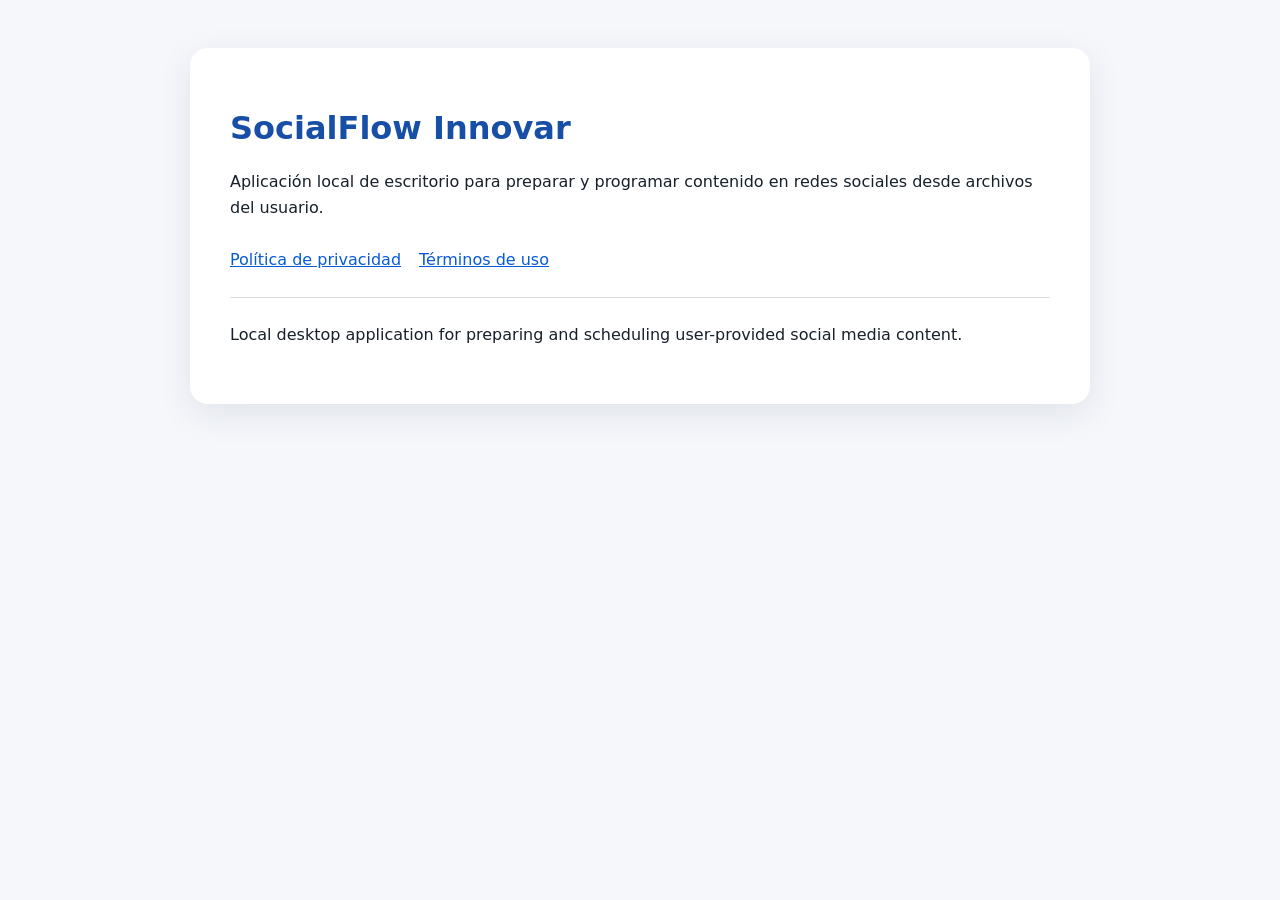
<file: index.html>
<!doctype html><html lang="es"><head><meta charset="utf-8"><meta name="viewport" content="width=device-width,initial-scale=1"><title>SocialFlow Innovar</title><link rel="stylesheet" href="style.css"></head><body><main><h1>SocialFlow Innovar</h1><p>Aplicación local de escritorio para preparar y programar contenido en redes sociales desde archivos del usuario.</p><nav><a href="privacy.html">Política de privacidad</a><a href="terms.html">Términos de uso</a></nav><p class="en">Local desktop application for preparing and scheduling user-provided social media content.</p></main></body></html>
</file>
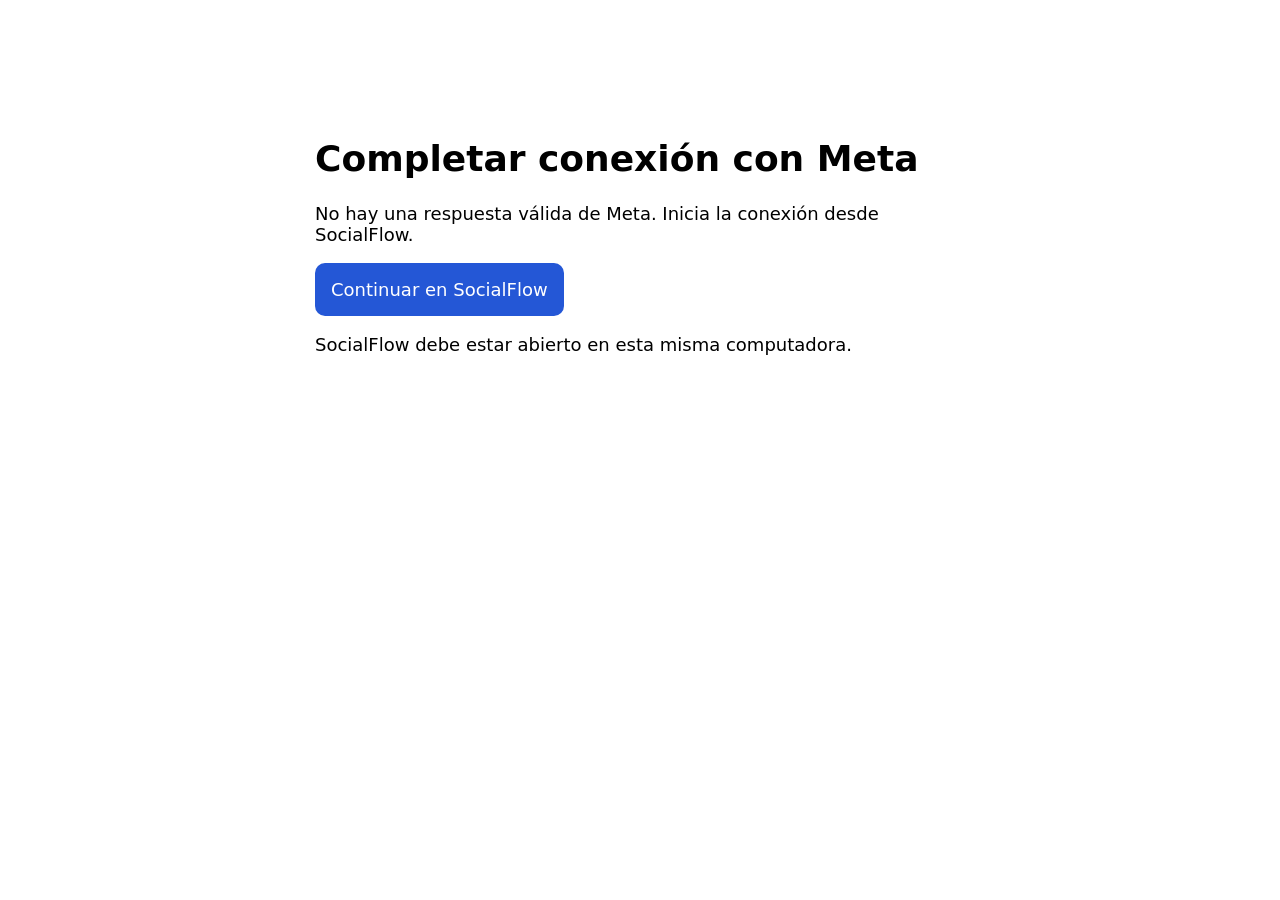
<file: meta-callback.html>
<!doctype html>
<html lang="es">
<head>
<meta charset="utf-8">
<meta name="viewport" content="width=device-width,initial-scale=1">
<meta name="referrer" content="no-referrer">
<title>Volver a SocialFlow</title>
<style>body{font:18px system-ui;max-width:650px;margin:10vh auto;padding:24px}a{display:inline-block;background:#2457d6;color:white;padding:16px;border-radius:10px;text-decoration:none}</style>
</head>
<body>
<h1>Completar conexión con Meta</h1>
<p id="message">Comprobando la respuesta de Meta…</p>
<a id="continue" hidden>Continuar en SocialFlow</a>
<p>SocialFlow debe estar abierto en esta misma computadora.</p>
<script>
'use strict';
const input = new URLSearchParams(location.search);
history.replaceState(null, '', location.pathname);
const state = input.get('state') || '';
const code = input.get('code') || '';
const error = input.get('error') || '';
const message = document.getElementById('message');
if (!/^[A-Za-z0-9_-]{20,200}$/.test(state) || (!code && !error)) {
  message.textContent = 'No hay una respuesta válida de Meta. Inicia la conexión desde SocialFlow.';
} else {
  const target = new URL('http://127.0.0.1:8765/oauth/meta');
  for (const key of ['state','code','error','error_description','error_message']) {
    const value = input.get(key);
    if (value) target.searchParams.set(key, value);
  }
  const link = document.getElementById('continue');
  link.href = target.href;
  link.hidden = false;
  link.referrerPolicy = 'no-referrer';
  message.textContent = 'Pulsa el botón para entregar la respuesta a tu aplicación local. Esta página no solicita tu App secret ni tu token de acceso.';
}
</script>
</body></html>
</file>
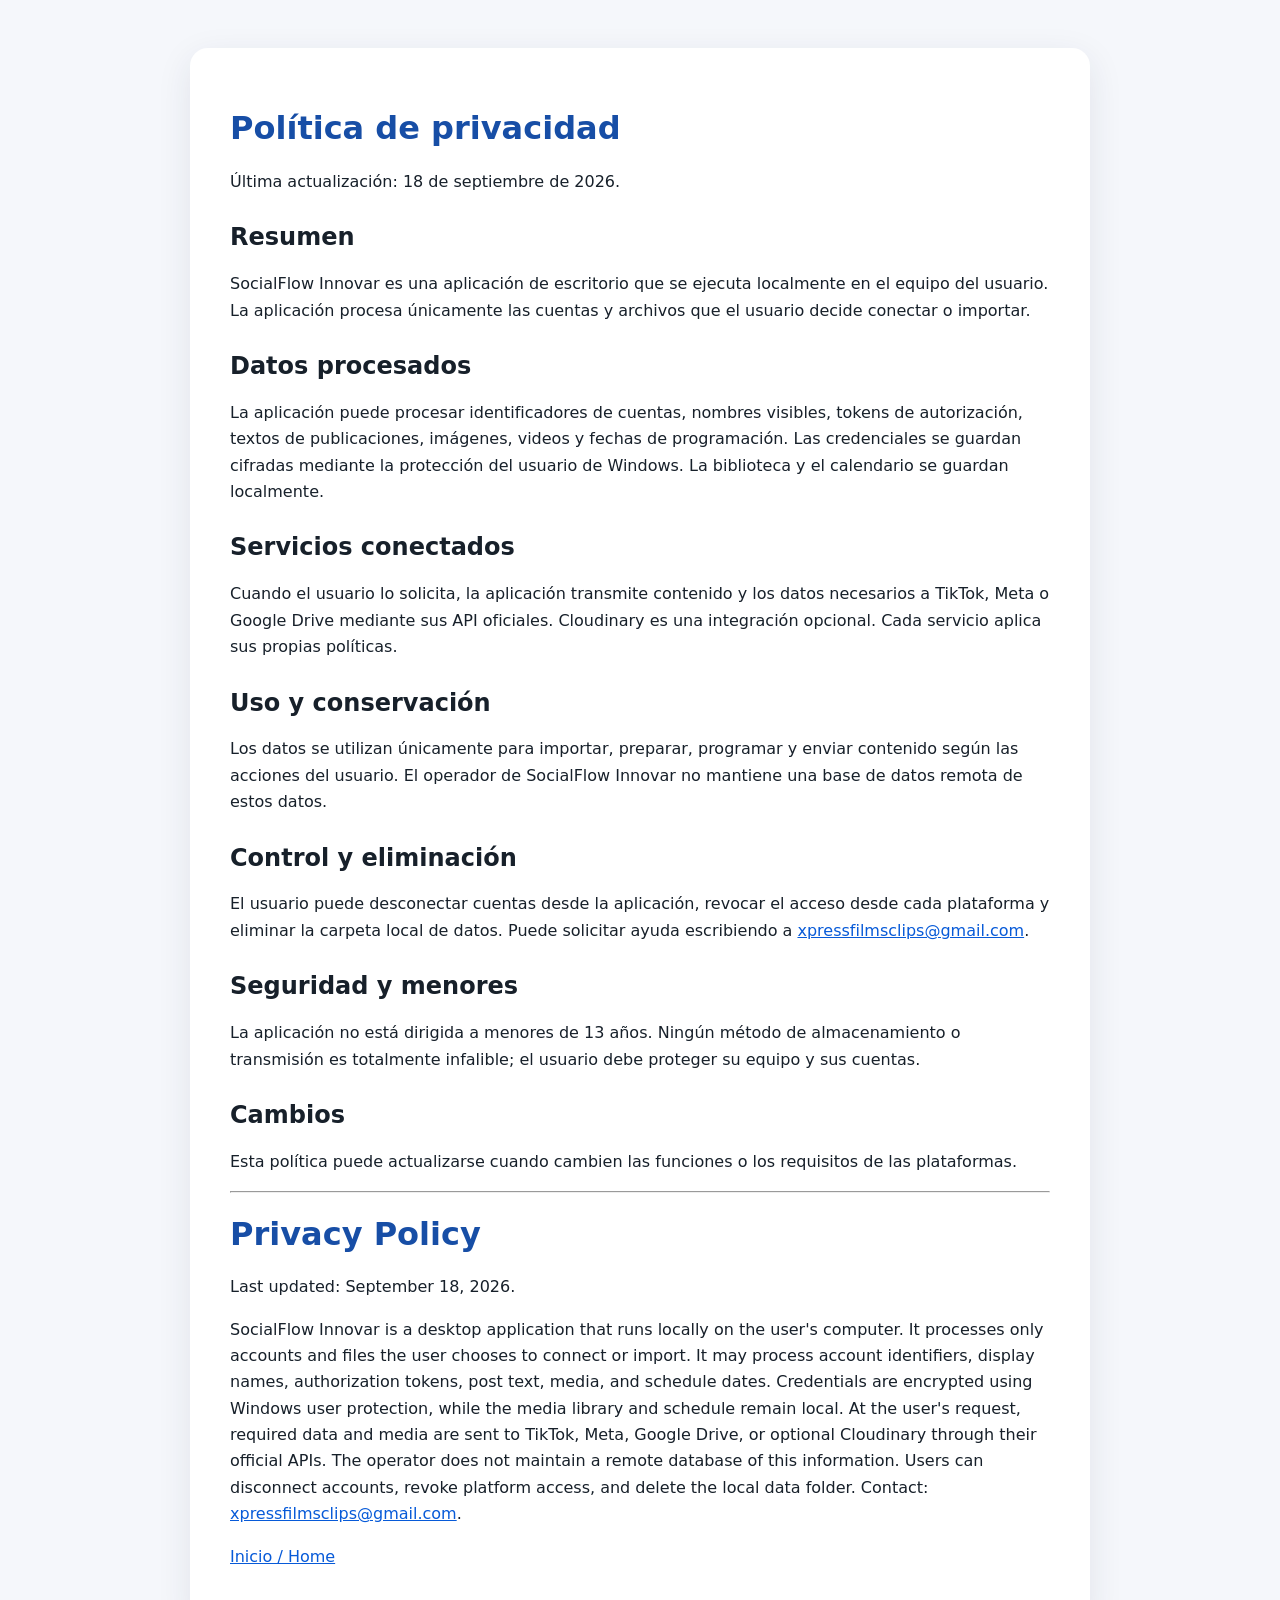
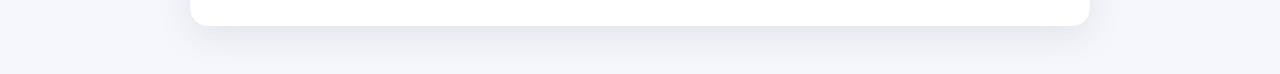
<file: privacy.html>
<!doctype html><html lang="es"><head><meta charset="utf-8"><meta name="viewport" content="width=device-width,initial-scale=1"><title>Política de privacidad — SocialFlow Innovar</title><link rel="stylesheet" href="style.css"></head><body><main><h1>Política de privacidad</h1><p>Última actualización: 18 de septiembre de 2026.</p><h2>Resumen</h2><p>SocialFlow Innovar es una aplicación de escritorio que se ejecuta localmente en el equipo del usuario. La aplicación procesa únicamente las cuentas y archivos que el usuario decide conectar o importar.</p><h2>Datos procesados</h2><p>La aplicación puede procesar identificadores de cuentas, nombres visibles, tokens de autorización, textos de publicaciones, imágenes, videos y fechas de programación. Las credenciales se guardan cifradas mediante la protección del usuario de Windows. La biblioteca y el calendario se guardan localmente.</p><h2>Servicios conectados</h2><p>Cuando el usuario lo solicita, la aplicación transmite contenido y los datos necesarios a TikTok, Meta o Google Drive mediante sus API oficiales. Cloudinary es una integración opcional. Cada servicio aplica sus propias políticas.</p><h2>Uso y conservación</h2><p>Los datos se utilizan únicamente para importar, preparar, programar y enviar contenido según las acciones del usuario. El operador de SocialFlow Innovar no mantiene una base de datos remota de estos datos.</p><h2>Control y eliminación</h2><p>El usuario puede desconectar cuentas desde la aplicación, revocar el acceso desde cada plataforma y eliminar la carpeta local de datos. Puede solicitar ayuda escribiendo a <a href="mailto:xpressfilmsclips@gmail.com">xpressfilmsclips@gmail.com</a>.</p><h2>Seguridad y menores</h2><p>La aplicación no está dirigida a menores de 13 años. Ningún método de almacenamiento o transmisión es totalmente infalible; el usuario debe proteger su equipo y sus cuentas.</p><h2>Cambios</h2><p>Esta política puede actualizarse cuando cambien las funciones o los requisitos de las plataformas.</p><hr><h1 lang="en">Privacy Policy</h1><p lang="en">Last updated: September 18, 2026.</p><p lang="en">SocialFlow Innovar is a desktop application that runs locally on the user's computer. It processes only accounts and files the user chooses to connect or import. It may process account identifiers, display names, authorization tokens, post text, media, and schedule dates. Credentials are encrypted using Windows user protection, while the media library and schedule remain local. At the user's request, required data and media are sent to TikTok, Meta, Google Drive, or optional Cloudinary through their official APIs. The operator does not maintain a remote database of this information. Users can disconnect accounts, revoke platform access, and delete the local data folder. Contact: <a href="mailto:xpressfilmsclips@gmail.com">xpressfilmsclips@gmail.com</a>.</p><p><a href="index.html">Inicio / Home</a></p></main></body></html>
</file>
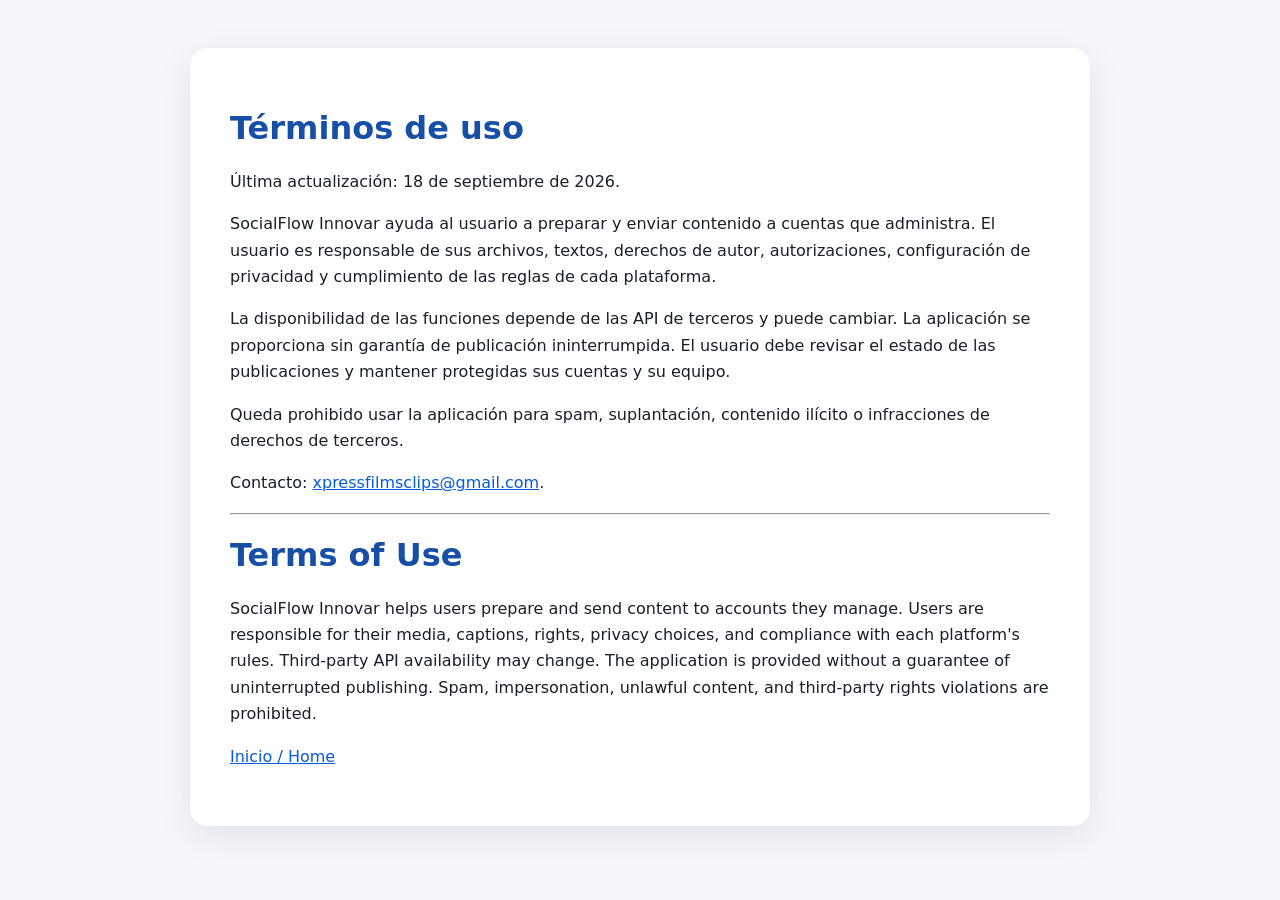
<file: terms.html>
<!doctype html><html lang="es"><head><meta charset="utf-8"><meta name="viewport" content="width=device-width,initial-scale=1"><title>Términos de uso — SocialFlow Innovar</title><link rel="stylesheet" href="style.css"></head><body><main><h1>Términos de uso</h1><p>Última actualización: 18 de septiembre de 2026.</p><p>SocialFlow Innovar ayuda al usuario a preparar y enviar contenido a cuentas que administra. El usuario es responsable de sus archivos, textos, derechos de autor, autorizaciones, configuración de privacidad y cumplimiento de las reglas de cada plataforma.</p><p>La disponibilidad de las funciones depende de las API de terceros y puede cambiar. La aplicación se proporciona sin garantía de publicación ininterrumpida. El usuario debe revisar el estado de las publicaciones y mantener protegidas sus cuentas y su equipo.</p><p>Queda prohibido usar la aplicación para spam, suplantación, contenido ilícito o infracciones de derechos de terceros.</p><p>Contacto: <a href="mailto:xpressfilmsclips@gmail.com">xpressfilmsclips@gmail.com</a>.</p><hr><h1 lang="en">Terms of Use</h1><p lang="en">SocialFlow Innovar helps users prepare and send content to accounts they manage. Users are responsible for their media, captions, rights, privacy choices, and compliance with each platform's rules. Third-party API availability may change. The application is provided without a guarantee of uninterrupted publishing. Spam, impersonation, unlawful content, and third-party rights violations are prohibited.</p><p><a href="index.html">Inicio / Home</a></p></main></body></html>
</file>
<file: style.css>
:root{font-family:system-ui,sans-serif;color:#17202a;background:#f5f7fb}body{margin:0}main{max-width:820px;margin:48px auto;padding:40px;background:white;border-radius:18px;box-shadow:0 10px 35px #1b2b4b18}h1{color:#174ea6}h2{margin-top:28px}p{line-height:1.65}nav{display:flex;gap:18px;margin:28px 0}a{color:#075ad8}.en{border-top:1px solid #ddd;padding-top:24px}@media(max-width:700px){main{margin:0;padding:24px;border-radius:0}nav{flex-direction:column}}
</file>
